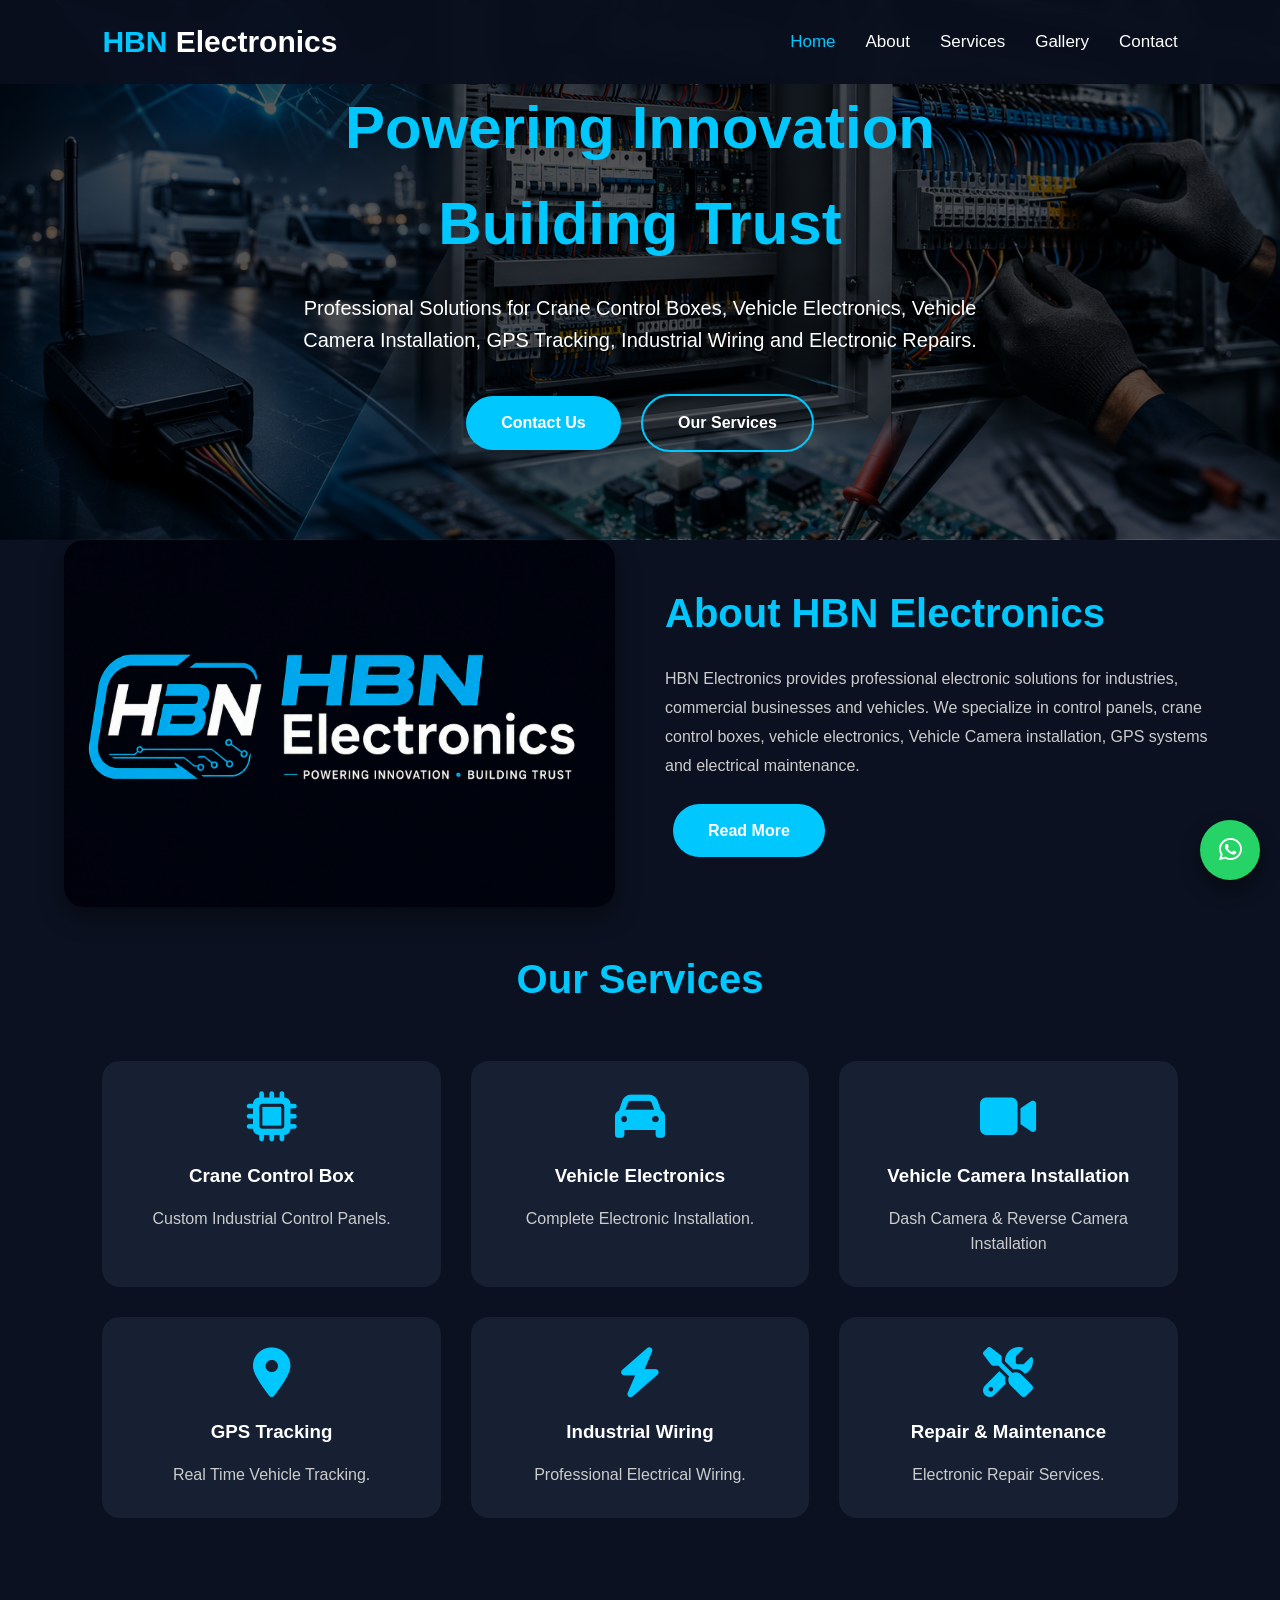
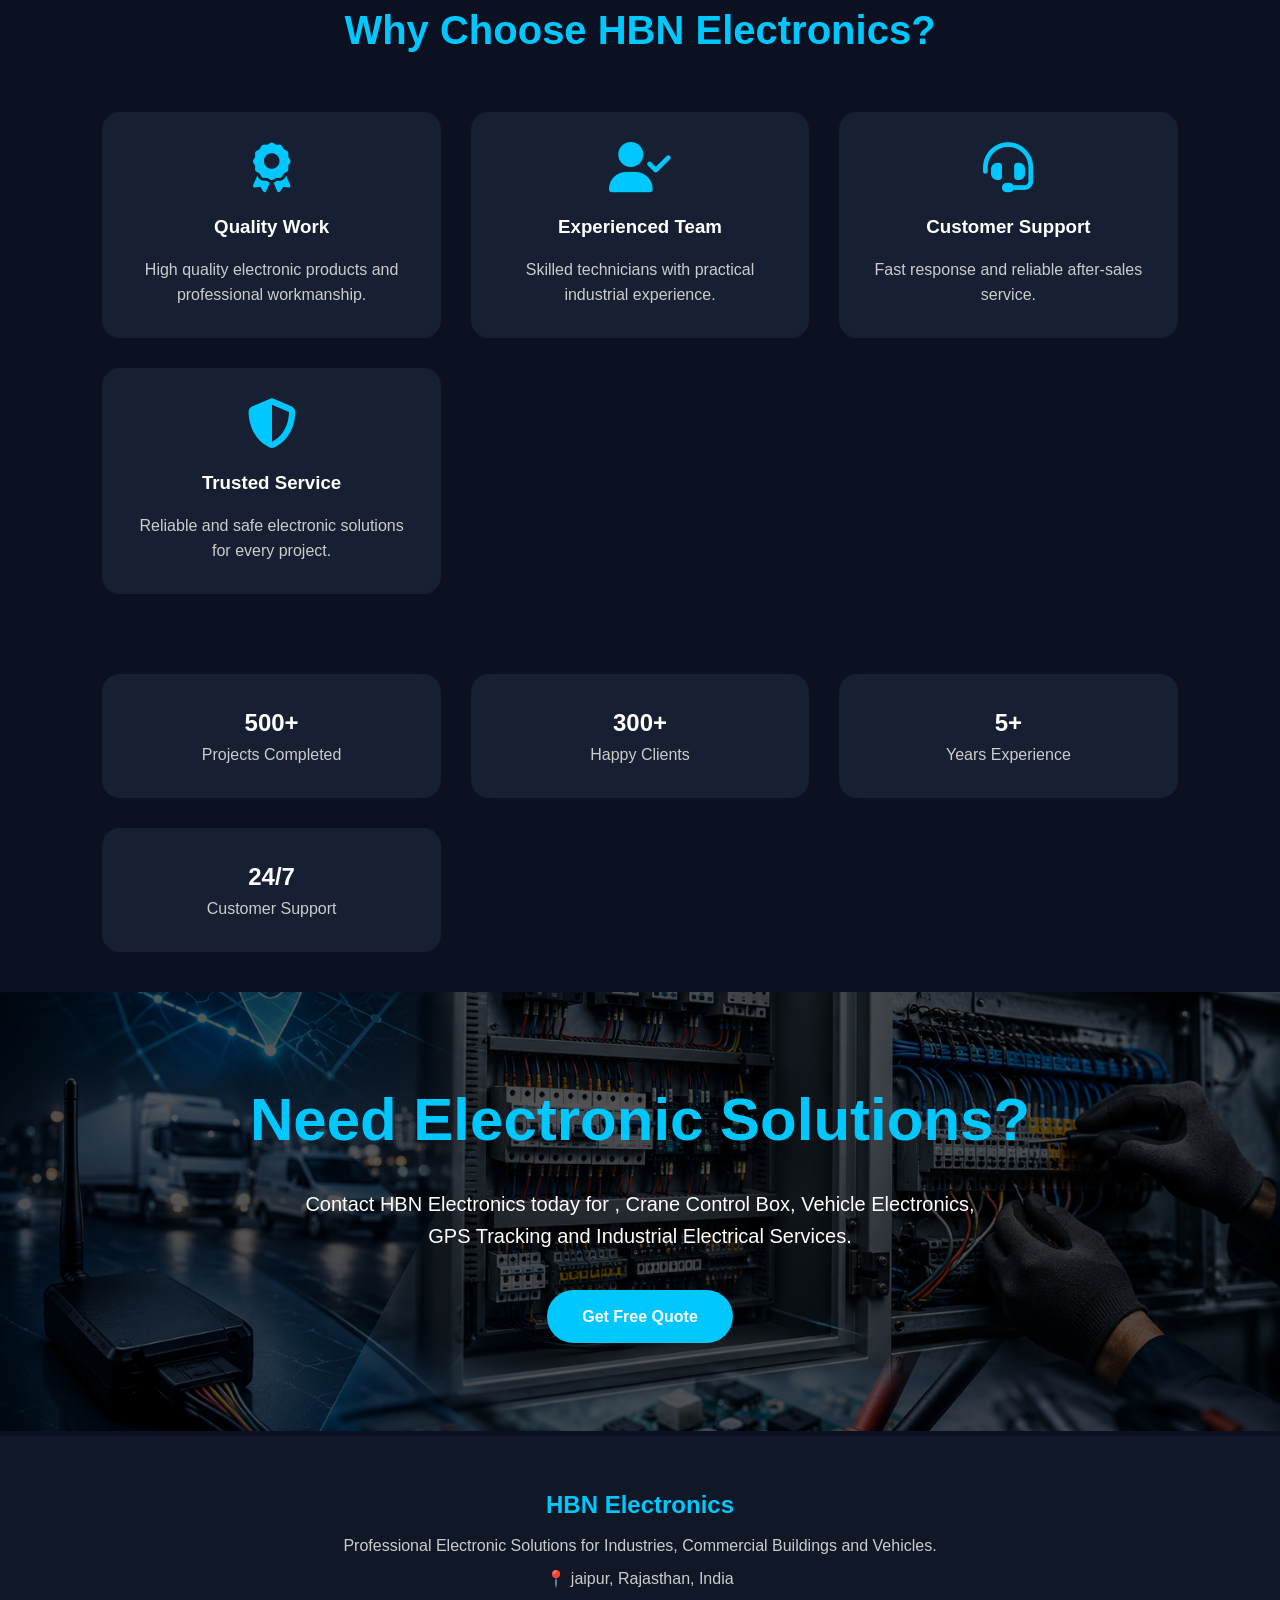
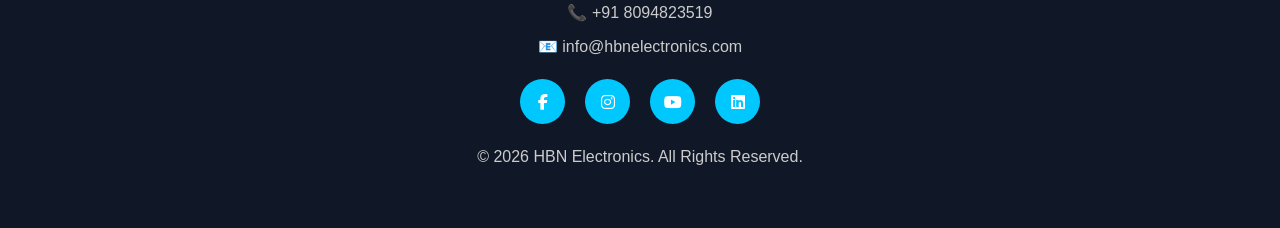
<file: index.html>
<!DOCTYPE html>
<html lang="en">
<head>
<meta charset="UTF-8">
<meta name="viewport" content="width=device-width, initial-scale=1.0">

<title>HBN Electronics | Professional Electronic Solutions</title>

<meta name="description"
content="HBN Electronics - Crane Control Box, Vehicle Electronics, Vehicle Camera Installation, GPS Tracking and Industrial Electronic Solutions.">

<link rel="stylesheet" href="style.css">

<link rel="stylesheet"
href="https://cdnjs.cloudflare.com/ajax/libs/font-awesome/6.5.2/css/all.min.css">

</head>

<body>

<!-- ================= HEADER ================= -->

<header class="header">

<div class="logo">

<a href="index.html">

<span>HBN</span> Electronics

</a>

</div>

<nav class="navbar">

<a href="index.html" class="active">Home</a>

<a href="about.html">About</a>

<a href="service.html">Services</a>

<a href="gallery.html">Gallery</a>

<a href="contact.html">Contact</a>

</nav>

<div class="menu-btn">

<i class="fa-solid fa-bars"></i>

</div>

</header>

<!-- ================= HERO ================= -->

<section class="hero">

<div class="hero-content">

<h1>
Powering Innovation<br>
Building Trust
</h1>

<p>
Professional Solutions for Crane Control Boxes,
Vehicle Electronics, Vehicle Camera Installation,
GPS Tracking, Industrial Wiring
and Electronic Repairs.
</p>

<div class="hero-buttons">
    <a href="contact.html" class="btn">Contact Us</a>
    <a href="service.html" class="btn btn-outline">Our Services</a>
</div>

</div>

</section>

<!-- ================= ABOUT PREVIEW

============= -->

<section class="about-preview">

<div class="container">

<div class="about-image">

<img src="logoo.png" alt="HBN Electronics">

</div>

<div class="about-text">

<h2>

About HBN Electronics

</h2>
<p>

HBN Electronics provides professional electronic solutions for industries, commercial businesses and vehicles.

We specialize in control panels,

crane control boxes,

vehicle electronics,

Vehicle Camera installation,

GPS systems

and electrical maintenance.

</p>

<a href="about.html" class="btn">

Read More

</a>

</div>

</div>

</section>

<!-- ================= SERVICES ================= -->

<section class="services">

<h2 class="section-title">

Our Services

</h2>

<div class="service-container">

<div class="service-box">

<i class="fa-solid fa-microchip"></i>

<h3>

Crane Control Box

</h3>

<p>

Custom Industrial Control Panels.

</p>

</div>

<div class="service-box">

<i class="fa-solid fa-car"></i>

<h3>

Vehicle Electronics

</h3>

<p>

Complete Electronic Installation.

</p>

</div>

<div class="service-box">

<i class="fa-solid fa-video"></i>

<h3>

Vehicle Camera Installation

</h3>

<p>

Dash Camera & Reverse Camera Installation

</p>

</div>

<div class="service-box">

<i class="fa-solid fa-location-dot"></i>

<h3>

GPS Tracking

</h3>

<p>

Real Time Vehicle Tracking.

</p>

</div>

<div class="service-box">

<i class="fa-solid fa-bolt"></i>

<h3>

Industrial Wiring

</h3>

<p>

Professional Electrical Wiring.

</p>

</div>

<div class="service-box">

<i class="fa-solid fa-screwdriver-wrench"></i>

<h3>

Repair & Maintenance

</h3>

<p>

Electronic Repair Services.

</p>

</div>

</div>

</section><!-- ================= WHY CHOOSE US ================= -->

<section class="why-us">

<h2 class="section-title">Why Choose HBN Electronics?</h2>

<div class="service-container">

<div class="service-box">
<i class="fa-solid fa-award"></i>
<h3>Quality Work</h3>
<p>High quality electronic products and professional workmanship.</p>
</div>

<div class="service-box">
<i class="fa-solid fa-user-check"></i>
<h3>Experienced Team</h3>
<p>Skilled technicians with practical industrial experience.</p>
</div>

<div class="service-box">
<i class="fa-solid fa-headset"></i>
<h3>Customer Support</h3>
<p>Fast response and reliable after-sales service.</p>
</div>

<div class="service-box">
<i class="fa-solid fa-shield-halved"></i>
<h3>Trusted Service</h3>
<p>Reliable and safe electronic solutions for every project.</p>
</div>

</div>

</section>

<!-- ================= PROJECT COUNTER ================= -->

<section class="counter">

<div class="service-container">

<div class="service-box">
<h2>500+</h2>
<p>Projects Completed</p>
</div>

<div class="service-box">
<h2>300+</h2>
<p>Happy Clients</p>
</div>

<div class="service-box">
<h2>5+</h2>
<p>Years Experience</p>
</div>

<div class="service-box">
<h2>24/7</h2>
<p>Customer Support</p>
</div>

</div>

</section>

<!-- ================= CALL TO ACTION ================= -->

<section class="hero">

<div class="hero-content">

<h1>Need Electronic Solutions?</h1>

<p>
Contact HBN Electronics today for , Crane Control Box,
Vehicle Electronics, GPS Tracking and Industrial Electrical Services.
</p>

<a href="contact.html" class="btn">
Get Free Quote
</a>

</div>

</section>

<!-- ================= FOOTER ================= -->

<footer>

<div class="footer-content">

<h2>HBN Electronics</h2>

<p>
Professional Electronic Solutions for Industries,
Commercial Buildings and Vehicles.
</p>

<p>

📍 jaipur, Rajasthan, India

</p>

<p>

📞 +91 8094823519

</p>

<p>

📧 info@hbnelectronics.com

</p>

<div class="social">

<a href="#"><i class="fab fa-facebook-f"></i></a>

<a href="#"><i class="fab fa-instagram"></i></a>

<a href="#"><i class="fab fa-youtube"></i></a>

<a href="#"><i class="fab fa-linkedin"></i></a>

</div>

<p style="margin-top:20px;">
© 2026 HBN Electronics. All Rights Reserved.
</p>

</div>

</footer>

<!-- WhatsApp -->

<a
href="https://wa.me/918094823519"
class="whatsapp"
target="_blank">

<i class="fab fa-whatsapp"></i>

</a>

<script src="Script.js"></script>

</body>

</html>
</file>
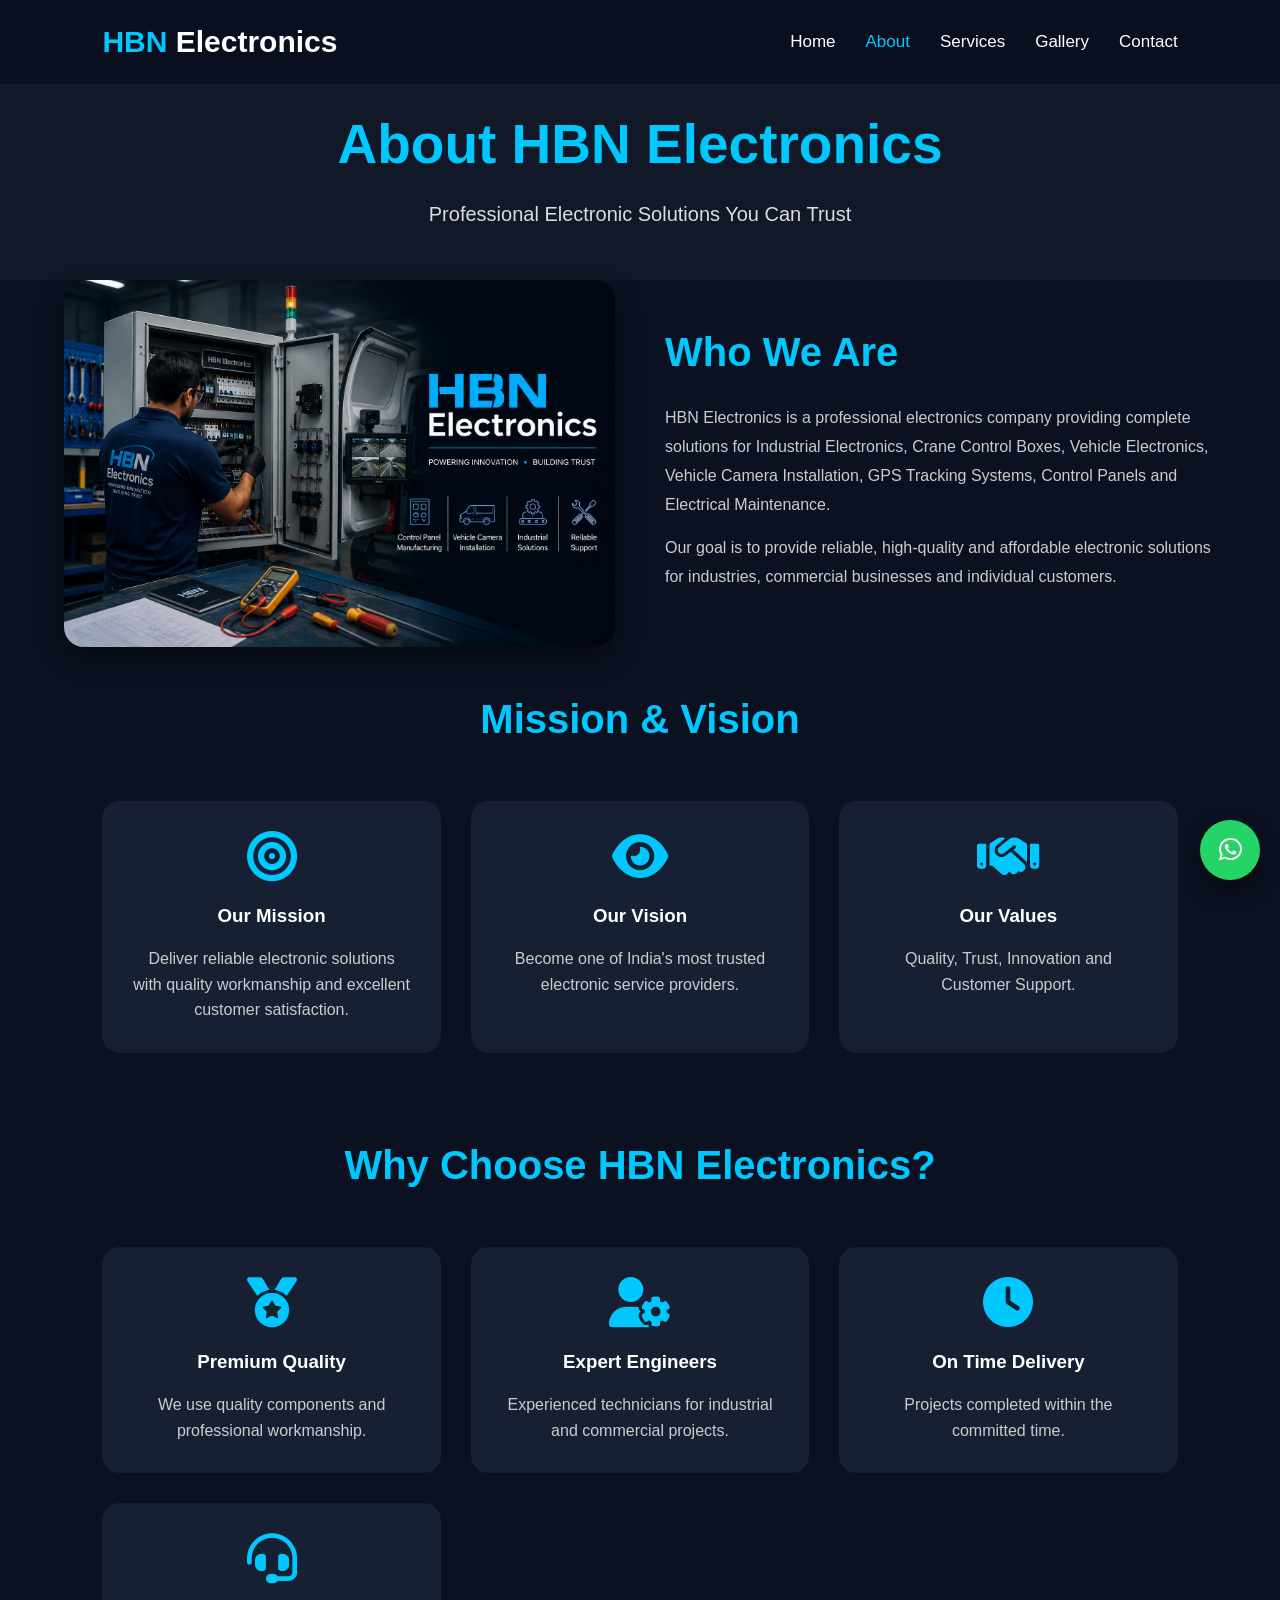
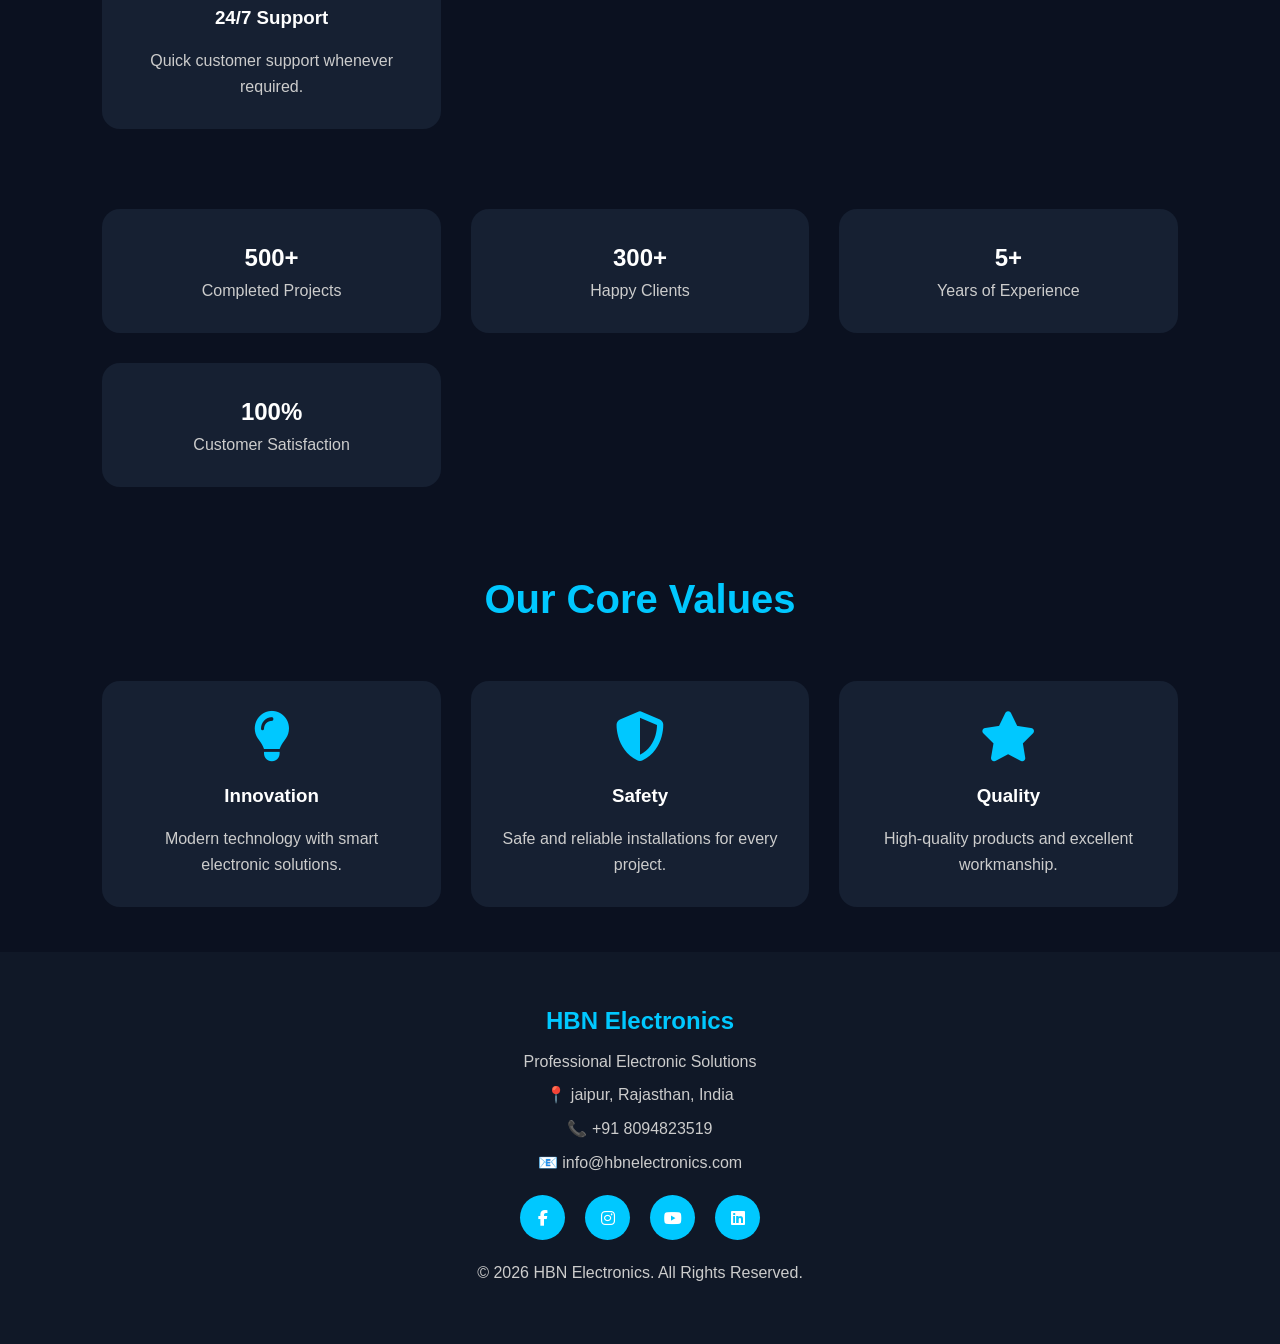
<file: about.html>
<!DOCTYPE html>
<html lang="en">

<head>

<meta charset="UTF-8">

<meta name="viewport" content="width=device-width, initial-scale=1.0">

<title>About Us | HBN Electronics</title>

<link rel="stylesheet" href="style.css">

<link rel="stylesheet"
href="https://cdnjs.cloudflare.com/ajax/libs/font-awesome/6.5.2/css/all.min.css">

</head>

<body>

<!-- Header -->

<header class="header">

<div class="logo">
<a href="index.html"><span>HBN</span> Electronics</a>
</div>

<nav class="navbar">

<a href="index.html">Home</a>

<a href="about.html" class="active">About</a>

<a href="service.html">Services</a>

<a href="gallery.html">Gallery</a>

<a href="contact.html">Contact</a>

</nav>

<div class="menu-btn">
<i class="fa-solid fa-bars"></i>
</div>

</header>

<!-- Hero -->

<section class="page-banner">

<div class="banner-content">

<h1>About HBN Electronics</h1>

<p>

Professional Electronic Solutions You Can Trust

</p>

</div>

</section>

<!-- About -->

<section class="about-page">

<div class="container">

<div class="about-image">

<img src="about.png" alt="About HBN Electronics">

</div>

<div class="about-content">

<h2>

Who We Are

</h2>

<p>

HBN Electronics is a professional electronics company providing complete solutions for Industrial Electronics, Crane Control Boxes, Vehicle Electronics, Vehicle Camera Installation, GPS Tracking Systems, Control Panels and Electrical Maintenance.

</p>

<p>

Our goal is to provide reliable, high-quality and affordable electronic solutions for industries, commercial businesses and individual customers.

</p>

</div>

</div>

</section>

<!-- Mission Vision -->

<section class="services">

<h2 class="section-title">

Mission & Vision

</h2>

<div class="service-container">

<div class="service-box">

<i class="fa-solid fa-bullseye"></i>

<h3>Our Mission</h3>

<p>

Deliver reliable electronic solutions with quality workmanship and excellent customer satisfaction.

</p>

</div>

<div class="service-box">

<i class="fa-solid fa-eye"></i>

<h3>Our Vision</h3>

<p>

Become one of India's most trusted electronic service providers.

</p>

</div>

<div class="service-box">

<i class="fa-solid fa-handshake"></i>

<h3>Our Values</h3>

<p>

Quality, Trust, Innovation and Customer Support.

</p>

</div>

</div>

</section><!-- ================= WHY CHOOSE US ================= -->

<section class="why-us">

<h2 class="section-title">Why Choose HBN Electronics?</h2>

<div class="service-container">

<div class="service-box">
<i class="fa-solid fa-medal"></i>
<h3>Premium Quality</h3>
<p>We use quality components and professional workmanship.</p>
</div>

<div class="service-box">
<i class="fa-solid fa-user-gear"></i>
<h3>Expert Engineers</h3>
<p>Experienced technicians for industrial and commercial projects.</p>
</div>

<div class="service-box">
<i class="fa-solid fa-clock"></i>
<h3>On Time Delivery</h3>
<p>Projects completed within the committed time.</p>
</div>

<div class="service-box">
<i class="fa-solid fa-headset"></i>
<h3>24/7 Support</h3>
<p>Quick customer support whenever required.</p>
</div>

</div>

</section>

<!-- ================= COMPANY STATS ================= -->

<section class="counter">

<div class="service-container">

<div class="service-box">
<h2>500+</h2>
<p>Completed Projects</p>
</div>

<div class="service-box">
<h2>300+</h2>
<p>Happy Clients</p>
</div>

<div class="service-box">
<h2>5+</h2>
<p>Years of Experience</p>
</div>

<div class="service-box">
<h2>100%</h2>
<p>Customer Satisfaction</p>
</div>

</div>

</section>

<!-- ================= OUR VALUES ================= -->

<section class="services">

<h2 class="section-title">Our Core Values</h2>

<div class="service-container">

<div class="service-box">
<i class="fa-solid fa-lightbulb"></i>
<h3>Innovation</h3>
<p>Modern technology with smart electronic solutions.</p>
</div>

<div class="service-box">
<i class="fa-solid fa-shield-halved"></i>
<h3>Safety</h3>
<p>Safe and reliable installations for every project.</p>
</div>

<div class="service-box">
<i class="fa-solid fa-star"></i>
<h3>Quality</h3>
<p>High-quality products and excellent workmanship.</p>
</div>

</div>

</section>

<!-- ================= FOOTER ================= -->

<footer>

<div class="footer-content">

<h2>HBN Electronics</h2>

<p>
Professional Electronic Solutions
</p>

<p>📍 jaipur, Rajasthan, India</p>

<p>📞 +91 8094823519</p>

<p>📧 info@hbnelectronics.com</p>

<div class="social">

<a href="#"><i class="fab fa-facebook-f"></i></a>

<a href="#"><i class="fab fa-instagram"></i></a>

<a href="#"><i class="fab fa-youtube"></i></a>

<a href="#"><i class="fab fa-linkedin"></i></a>

</div>

<p style="margin-top:20px;">
© 2026 HBN Electronics. All Rights Reserved.
</p>

</div>

</footer>

<!-- WhatsApp Button -->

<a href="https://wa.me/918094823519"
class="whatsapp"
target="_blank">

<i class="fab fa-whatsapp"></i>

</a>

<script src="Script.js"></script>

</body>

</html>
</file>
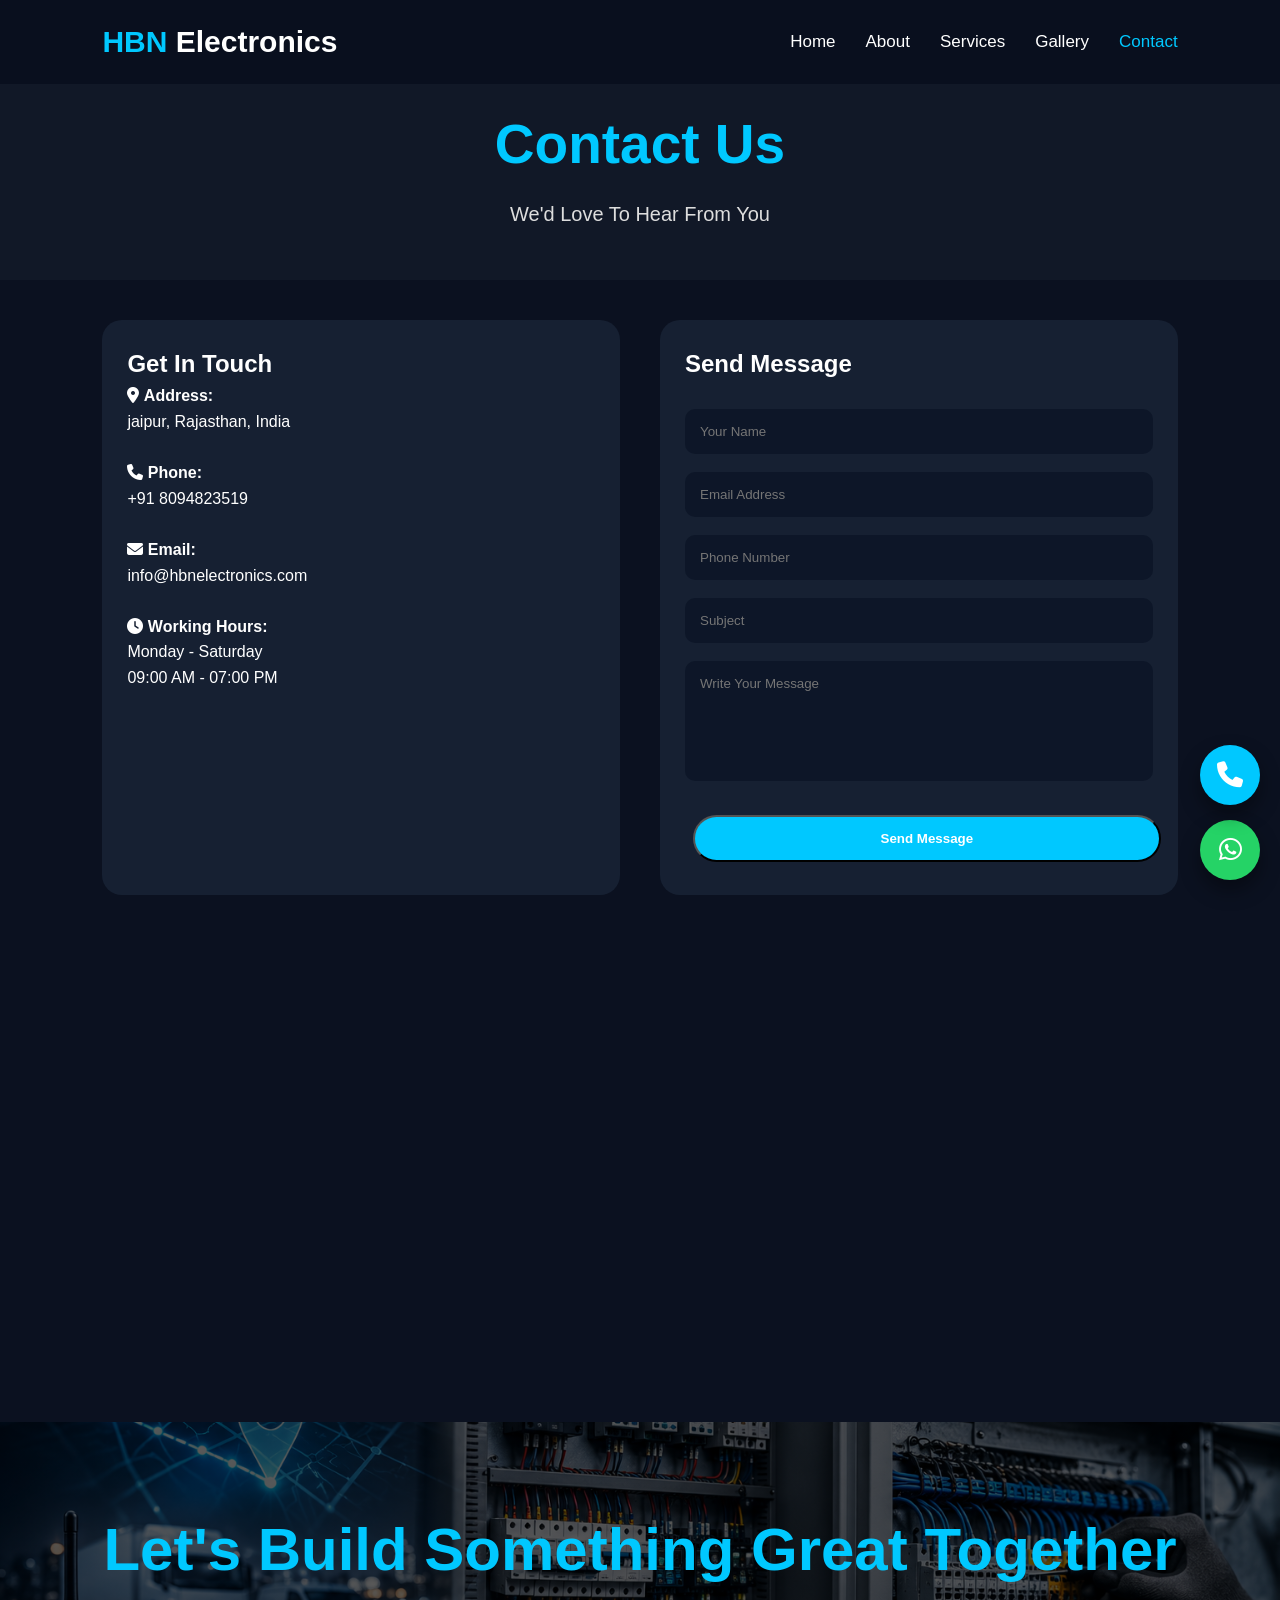
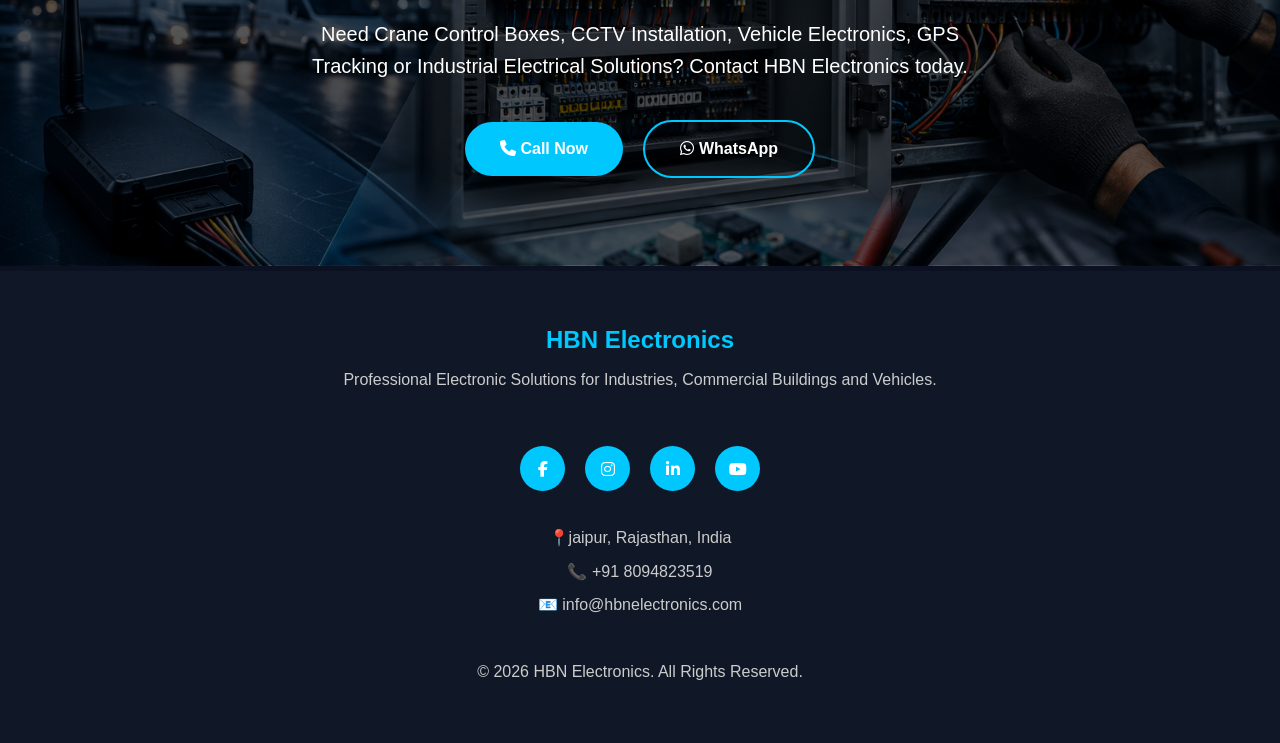
<file: contact.html>
<!DOCTYPE html>
<html lang="en">

<head>

<meta charset="UTF-8">

<meta name="viewport" content="width=device-width, initial-scale=1.0">

<title>Contact Us | HBN Electronics</title>

<link rel="stylesheet" href="style.css">

<link rel="stylesheet"
href="https://cdnjs.cloudflare.com/ajax/libs/font-awesome/6.5.2/css/all.min.css">

</head>

<body>

<!-- Header -->

<header class="header">

<div class="logo">
<a href="index.html"><span>HBN</span> Electronics</a>
</div>

<nav class="navbar">

<a href="index.html">Home</a>

<a href="about.html">About</a>

<a href="service.html">Services</a>

<a href="gallery.html">Gallery</a>

<a href="contact.html" class="active">Contact</a>

</nav>

<div class="menu-btn">
<i class="fa-solid fa-bars"></i>
</div>

</header>

<!-- Banner -->

<section class="page-banner">

<div class="banner-content">

<h1>Contact Us</h1>

<p>

We'd Love To Hear From You

</p>

</div>

</section>

<!-- Contact -->

<section class="contact">

<div class="contact-box">

<h2>Get In Touch</h2>

<p>

<i class="fa-solid fa-location-dot"></i>

<strong>Address:</strong><br>

jaipur, Rajasthan, India

</p>

<br>

<p>

<i class="fa-solid fa-phone"></i>

<strong>Phone:</strong><br>

+91 8094823519

</p>

<br>

<p>

<i class="fa-solid fa-envelope"></i>

<strong>Email:</strong><br>

info@hbnelectronics.com

</p>

<br>

<p>

<i class="fa-solid fa-clock"></i>

<strong>Working Hours:</strong><br>

Monday - Saturday<br>

09:00 AM - 07:00 PM

</p>

</div>

<div class="contact-form">

<h2>Send Message</h2>
  <br>

<form>

<input
type="text"
placeholder="Your Name"
required>

<input
type="email"
placeholder="Email Address"
required>

<input
type="tel"
placeholder="Phone Number"
required>

<input
type="text"
placeholder="Subject">

<textarea
placeholder="Write Your Message"
rows="6"
required></textarea>

<button
type="submit"
class="btn">

Send Message

</button>

</form>

</div>

</section>

<!-- Google Map -->

<section class="map">

<iframe
src="https://www.google.com/maps?q=Rajasthan&output=embed"
loading="lazy">
</iframe>

</section><!-- ================= CALL TO ACTION ================= -->

<section class="hero">

<div class="hero-content">

<h1>Let's Build Something Great Together</h1>

<p>

Need Crane Control Boxes, CCTV Installation, Vehicle Electronics,
GPS Tracking or Industrial Electrical Solutions?

Contact HBN Electronics today.

</p>

<div class="hero-buttons">

<a href="tel:+918094823519" class="btn">

<i class="fa-solid fa-phone"></i>

Call Now

</a>

<a href="https://wa.me/8094823519"
target="_blank"
class="btn btn-outline">

<i class="fab fa-whatsapp"></i>

WhatsApp

</a>

</div>

</div>

</section>

<!-- ================= FOOTER ================= -->

<footer>

<div class="footer-content">

<h2>HBN Electronics</h2>

<p>

Professional Electronic Solutions for Industries,
Commercial Buildings and Vehicles.

</p>

<br>

<div class="social">

<a href="#"><i class="fab fa-facebook-f"></i></a>

<a href="#"><i class="fab fa-instagram"></i></a>

<a href="#"><i class="fab fa-linkedin-in"></i></a>

<a href="#"><i class="fab fa-youtube"></i></a>

</div>

<br>

<p>

📍jaipur, Rajasthan, India

</p>

<p>

📞 +91 8094823519

</p>

<p>

📧 info@hbnelectronics.com

</p>

<br>

<p>

© 2026 HBN Electronics. All Rights Reserved.

</p>

</div>

</footer>

<!-- ================= FLOATING BUTTONS ================= -->

<a href="https://wa.me/918094823519"
class="whatsapp"
target="_blank">

<i class="fab fa-whatsapp"></i>

</a>

<a href="tel:+918094823519"
class="call-btn">

<i class="fa-solid fa-phone"></i>

</a>

<!-- ================= SCRIPT ================= -->

<script src="Script.js"></script>

</body>

</html>
</file>
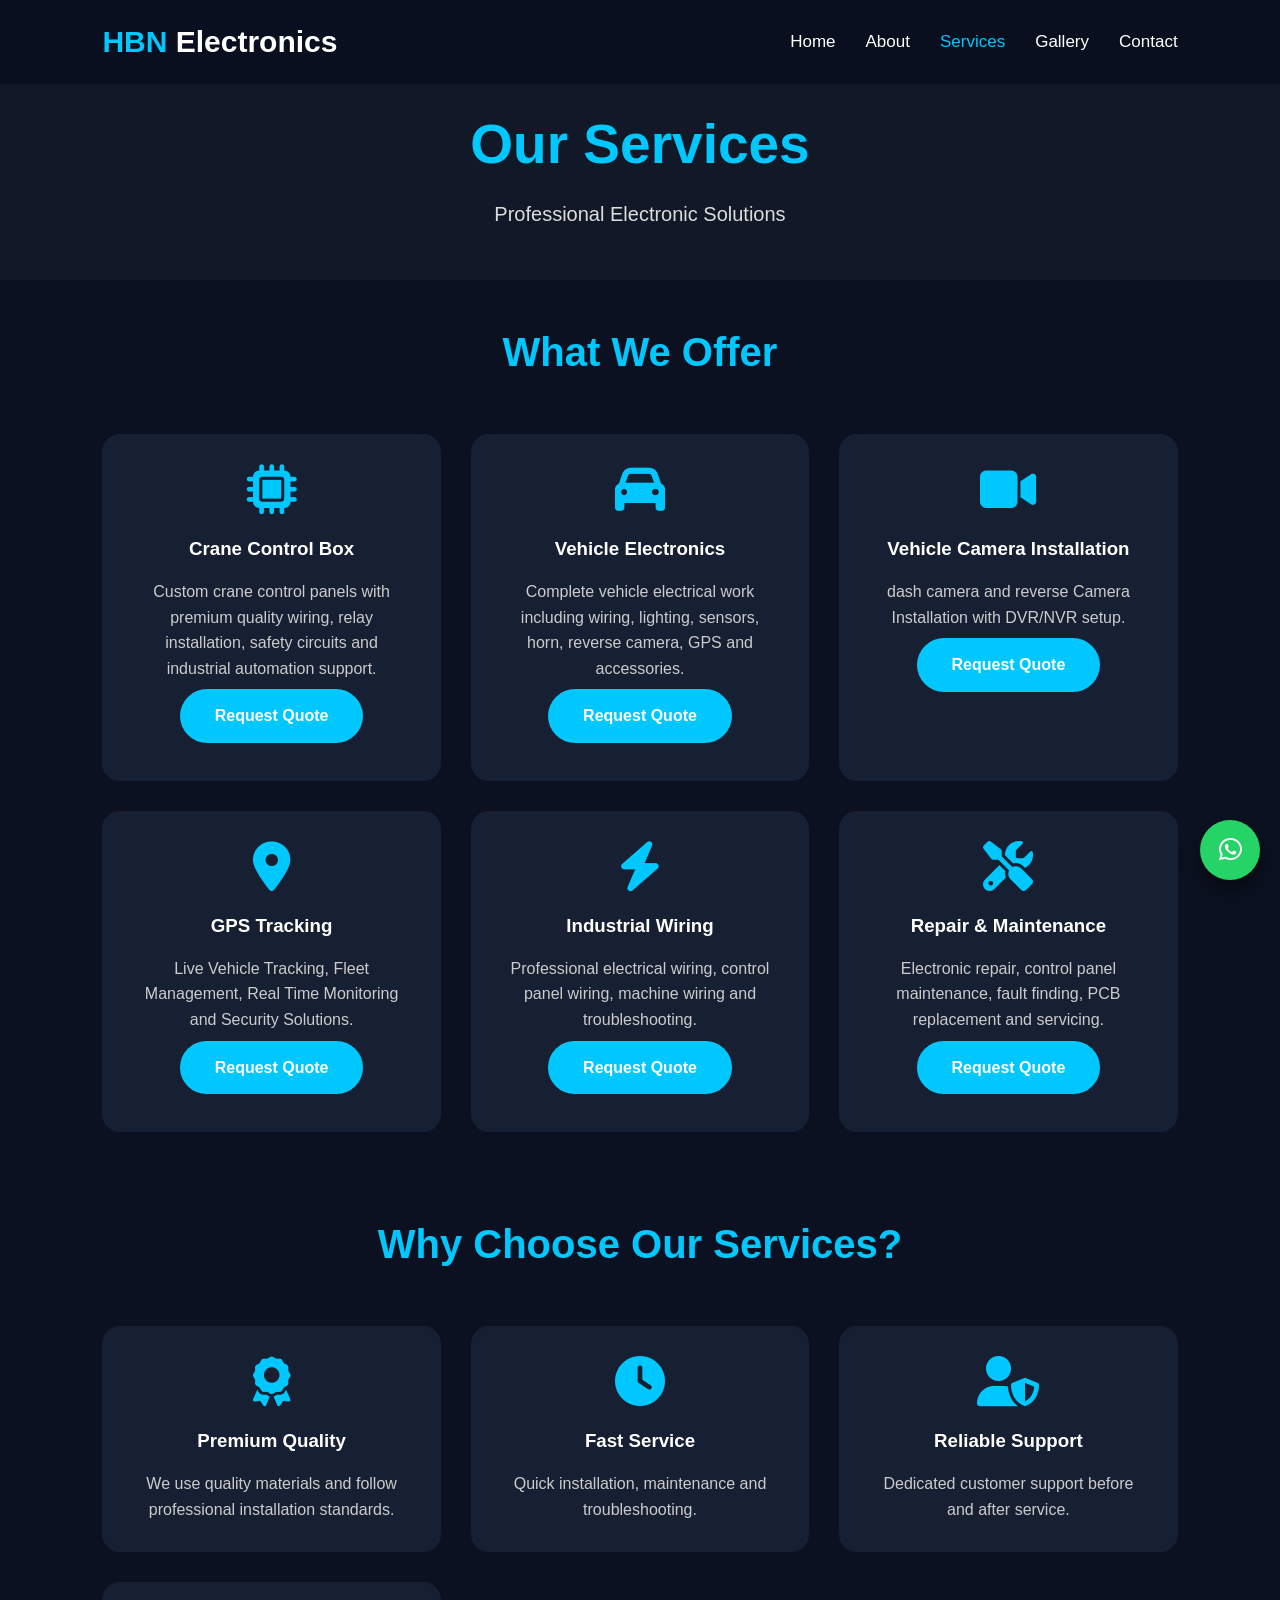
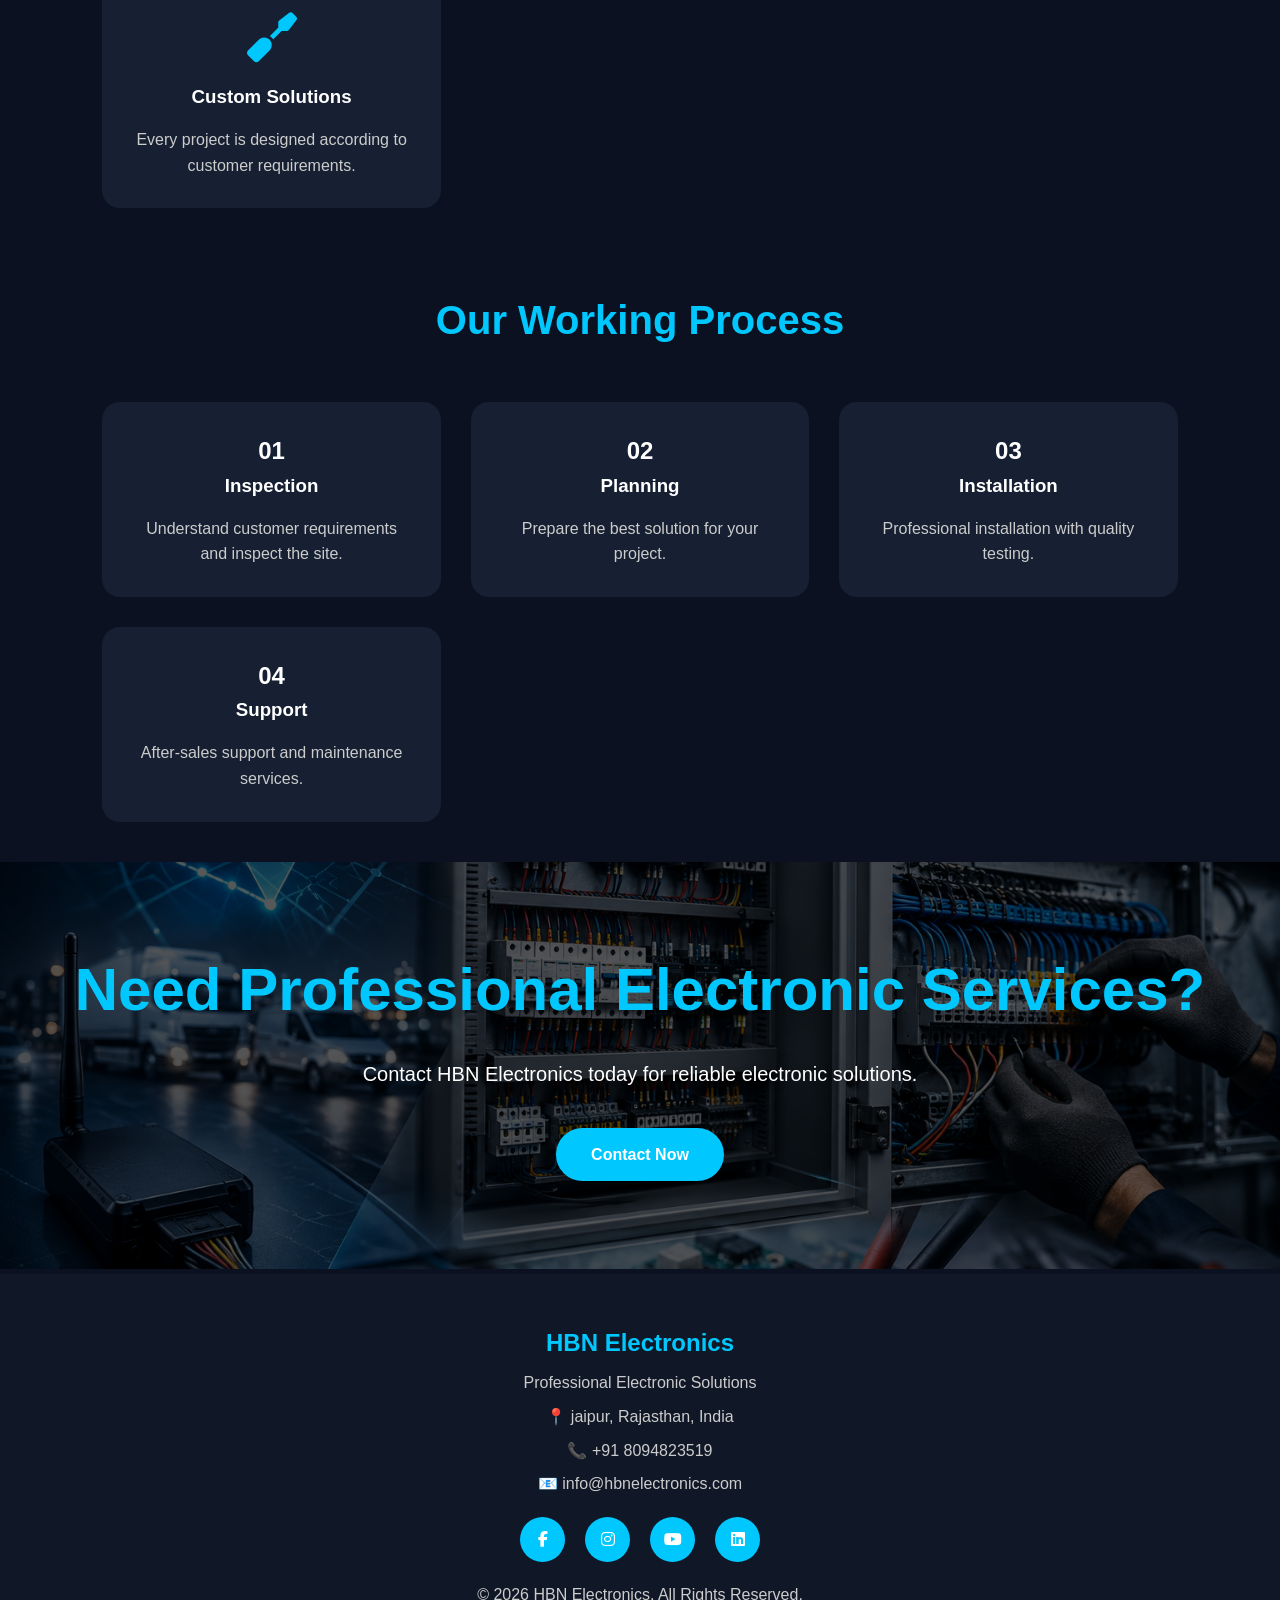
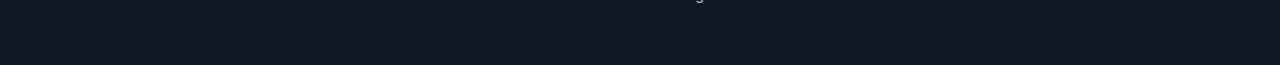
<file: service.html>
<!DOCTYPE html>
<html lang="en">

<head>

<meta charset="UTF-8">

<meta name="viewport" content="width=device-width, initial-scale=1.0">

<title>Services | HBN Electronics</title>

<link rel="stylesheet" href="style.css">

<link rel="stylesheet"
href="https://cdnjs.cloudflare.com/ajax/libs/font-awesome/6.5.2/css/all.min.css">

</head>

<body>

<!-- Header -->

<header class="header">

<div class="logo">
<a href="Index.html"><span>HBN</span> Electronics</a>
</div>

<nav class="navbar">

<a href="index.html">Home</a>

<a href="about.html">About</a>

<a href="service.html" class="active">Services</a>

<a href="gallery.html">Gallery</a>

<a href="contact.html">Contact</a>

</nav>

<div class="menu-btn">

<i class="fa-solid fa-bars"></i>

</div>

</header>

<!-- Banner -->

<section class="page-banner">

<div class="banner-content">

<h1>Our Services</h1>

<p>Professional Electronic Solutions</p>

</div>

</section>

<!-- Services -->

<section class="services">

<h2 class="section-title">

What We Offer

</h2>

<div class="service-container">

<div class="service-box">

<i class="fa-solid fa-microchip"></i>

<h3>Crane Control Box</h3>

<p>

Custom crane control panels with premium quality wiring,
relay installation, safety circuits and industrial automation support.

</p>

<a href="contact.html" class="btn">

Request Quote

</a>

</div>

<div class="service-box">

<i class="fa-solid fa-car"></i>

<h3>Vehicle Electronics</h3>

<p>

Complete vehicle electrical work including wiring,
lighting, sensors,
horn,
reverse camera,
GPS and accessories.

</p>

<a href="contact.html" class="btn">

Request Quote

</a>

</div>

<div class="service-box">

<i class="fa-solid fa-video"></i>

<h3>Vehicle Camera Installation</h3>

<p>

dash
camera
and
reverse Camera Installation
with DVR/NVR setup.

</p>

<a href="contact.html" class="btn">

Request Quote

</a>

</div>

<div class="service-box">

<i class="fa-solid fa-location-dot"></i>

<h3>GPS Tracking</h3>

<p>

Live Vehicle Tracking,
Fleet Management,
Real Time Monitoring
and Security Solutions.

</p>

<a href="contact.html" class="btn">

Request Quote

</a>

</div>

<div class="service-box">

<i class="fa-solid fa-bolt"></i>

<h3>Industrial Wiring</h3>

<p>

Professional electrical wiring,
control panel wiring,
machine wiring and troubleshooting.

</p>

<a href="contact.html" class="btn">

Request Quote

</a>

</div>

<div class="service-box">

<i class="fa-solid fa-screwdriver-wrench"></i>

<h3>Repair & Maintenance</h3>

<p>

Electronic repair,
control panel maintenance,
fault finding,
PCB replacement and servicing.

</p>

<a href="contact.html" class="btn">

Request Quote

</a>

</div>

</div>

</section><!-- ================= WHY CHOOSE OUR SERVICES ================= -->

<section class="why-us">

<h2 class="section-title">Why Choose Our Services?</h2>

<div class="service-container">

<div class="service-box">
<i class="fa-solid fa-award"></i>
<h3>Premium Quality</h3>
<p>We use quality materials and follow professional installation standards.</p>
</div>

<div class="service-box">
<i class="fa-solid fa-clock"></i>
<h3>Fast Service</h3>
<p>Quick installation, maintenance and troubleshooting.</p>
</div>

<div class="service-box">
<i class="fa-solid fa-user-shield"></i>
<h3>Reliable Support</h3>
<p>Dedicated customer support before and after service.</p>
</div>

<div class="service-box">
<i class="fa-solid fa-screwdriver"></i>
<h3>Custom Solutions</h3>
<p>Every project is designed according to customer requirements.</p>
</div>

</div>

</section>

<!-- ================= SERVICE PROCESS ================= -->

<section class="counter service-counter">

<h2 class="section-title">Our Working Process</h2>

<div class="service-container">

<div class="service-box">
<h2>01</h2>
<h3>Inspection</h3>
<p>Understand customer requirements and inspect the site.</p>
</div>

<div class="service-box">
<h2>02</h2>
<h3>Planning</h3>
<p>Prepare the best solution for your project.</p>
</div>

<div class="service-box">
<h2>03</h2>
<h3>Installation</h3>
<p>Professional installation with quality testing.</p>
</div>

<div class="service-box">
<h2>04</h2>
<h3>Support</h3>
<p>After-sales support and maintenance services.</p>
</div>

</div>

</section>

<!-- ================= CALL TO ACTION ================= -->

<section class="hero">

<div class="hero-content">

<h1>Need Professional Electronic Services?</h1>

<p>

Contact HBN Electronics today for reliable electronic solutions.

</p>

<a href="contact.html" class="btn">

Contact Now

</a>

</div>

</section>

<!-- ================= FOOTER ================= -->

<footer>

<div class="footer-content">

<h2>HBN Electronics</h2>

<p>Professional Electronic Solutions</p>

<p>📍 jaipur, Rajasthan, India</p>

<p>📞 +91 8094823519</p>

<p>📧 info@hbnelectronics.com</p>

<div class="social">

<a href="#"><i class="fab fa-facebook-f"></i></a>

<a href="#"><i class="fab fa-instagram"></i></a>

<a href="#"><i class="fab fa-youtube"></i></a>

<a href="#"><i class="fab fa-linkedin"></i></a>

</div>

<p style="margin-top:20px;">
© 2026 HBN Electronics. All Rights Reserved.
</p>

</div>

</footer>

<!-- WhatsApp Floating Button -->

<a href="https://wa.me/918094823519"
class="whatsapp"
target="_blank">

<i class="fab fa-whatsapp"></i>

</a>

<script src="Script.js"></script>

</body>
</html>
</file>
<file: style.css>
/* ===========================
   HBN Electronics
   style.css
=========================== */

*{
margin:0;
padding:0;
box-sizing:border-box;
font-family:'Segoe UI',sans-serif;
scroll-behavior:smooth;
}

body{
background:#0b1120;
color:#fff;
line-height:1.6;
overflow-x:hidden;
}

img{
max-width:100%;
display:block;
}

a{
text-decoration:none;
color:#fff;
transition:.3s;
}

ul{
list-style:none;
}

.container{
width:90%;
max-width:1200px;
margin:auto;
}

/* Header */

.header{
position:fixed;
top:0;
left:0;
width:100%;
padding:18px 8%;
display:flex;
justify-content:space-between;
align-items:center;
background:rgba(10,15,30,.95);
backdrop-filter:blur(10px);
z-index:1000;
}

.header.sticky{
box-shadow:0 5px 20px rgba(0,0,0,.5);
}

.logo a{
font-size:30px;
font-weight:bold;
color:#fff;
}

.logo span{
color:#00c8ff;
}

.navbar{
display:flex;
gap:30px;
}

.navbar a{
font-size:17px;
position:relative;
}

.navbar a:hover,
.navbar a.active{
color:#00c8ff;
}

.menu-btn{
display:none;
font-size:28px;
cursor:pointer;
}

/* Hero */

.hero{
min-height:40vh;
display:flex;
align-items:center;
justify-content:center;
text-align:center;
padding:80px 10px;
background:linear-gradient(rgba(0,0,0,.65),rgba(0,0,0,.65)),
url("hero.png");
background-size:cover;
background-position:center;
}

.hero-content h1{
font-size:60px;
margin-bottom:20px;
color:#00c8ff;
}

.hero-content p{
font-size:20px;
max-width:700px;
margin:auto;
margin-bottom:30px;
}

.btn{
display:inline-block;
padding:14px 35px;
background:#00c8ff;
border-radius:40px;
color:#fff;
font-weight:bold;
margin:8px;
transition:.3s;
}

.btn:hover{
background:#0099cc;
transform:translateY(-4px);
}

.btn-outline{
background:transparent;
border:2px solid #00c8ff;
}

/* Banner */

.page-banner{
padding:100px 20px 50px;
text-align:center;
background:#111827;
}

.banner-content h1{
font-size:55px;
color:#00c8ff;
margin-bottom:10px;
}

.banner-content p{
font-size:20px;
color:#ddd;
}

/* Sections */

section{
padding:40px 8%;
}

.section-title{
text-align:center;
font-size:40px;
margin-bottom:50px;
color:#00c8ff;
}

/* Cards */

.service-container{
display:grid;
grid-template-columns:repeat(auto-fit,minmax(280px,1fr));
gap:30px;
}

.service-box{
background:#162032;
padding:30px;
border-radius:18px;
text-align:center;
transition:.3s;
}

.service-box:hover{
transform:translateY(-10px);
box-shadow:0 10px 30px rgba(0,200,255,.25);
}

.service-box i{
font-size:50px;
color:#00c8ff;
margin-bottom:20px;
}

.service-box h3{
margin-bottom:15px;
}

.service-box p{
color:#ccc;
}/* ===========================
   ABOUT
=========================== */

.about-preview,
.about-page{
padding:0px 0%;
}

.about-preview .container,
.about-page .container{
display:grid;
grid-template-columns:repeat(auto-fit,minmax(320px,1fr));
gap:50px;
align-items:center;
}

.about-image img{
width:100%;
border-radius:20px;
box-shadow:0 10px 25px rgba(0,0,0,.4);
}

.about-content h2,
.about-text h2{
font-size:40px;
color:#00c8ff;
margin-bottom:20px;
}

.about-content p,
.about-text p{
color:#ccc;
margin-bottom:15px;
line-height:1.8;
}

/* ===========================
   GALLERY
=========================== */

.gallery-container{
display:grid;
grid-template-columns:repeat(auto-fit,minmax(300px,1fr));
gap:25px;
}

.gallery-box{
position:relative;
overflow:hidden;
border-radius:18px;
cursor:pointer;
}

.gallery-box img{
width:100%;
height:260px;
object-fit:cover;
transition:.4s;
}

.gallery-box:hover img{
transform:scale(1.08);
}

.gallery-info{
position:absolute;
left:0;
bottom:0;
width:100%;
padding:20px;
background:linear-gradient(transparent,#000);
color:#fff;
}

/* ===========================
   CONTACT
=========================== */

.contact{
display:grid;
grid-template-columns:repeat(auto-fit,minmax(300px,1fr));
gap:40px;
}

.contact-box,
.contact-form{
background:#162032;
padding:25px;
border-radius:20px;
}

.contact-form input,
.contact-form textarea{
width:100%;
padding:15px;
margin-bottom:18px;
background:#0d1628;
border:none;
border-radius:10px;
color:#fff;
}

.contact-form textarea{
resize:none;
}

.contact-form button{
width:100%;
}

.map iframe{
width:100%;
height:400px;
border:none;
border-radius:20px;
}

/* ===========================
   FOOTER
=========================== */

footer{
background:#101827;
padding:50px 20px;
text-align:center;
margin-top:5px;
}

.footer-content h2{
color:#00c8ff;
margin-bottom:0px;
}

.footer-content p{
color:#ccc;
margin:8px 0;
}

.social{
display:flex;
justify-content:center;
gap:20px;
margin-top:20px;
}

.social a{
width:45px;
height:45px;
display:flex;
justify-content:center;
align-items:center;
background:#00c8ff;
border-radius:50%;
color:#fff;
transition:.3s;
}

.social a:hover{
transform:translateY(-5px);
}

/* ===========================
   WHATSAPP BUTTON
=========================== */

.whatsapp,
.call-btn{
position:fixed;
right:20px;
width:60px;
height:60px;
border-radius:50%;
display:flex;
justify-content:center;
align-items:center;
color:#fff;
font-size:26px;
z-index:999;
box-shadow:0 10px 20px rgba(0,0,0,.4);
}

.whatsapp{
bottom:20px;
background:#25D366;
}

.call-btn{
bottom:95px;
background:#00c8ff;
}

/* ===========================
   LIGHTBOX
=========================== */

.lightbox{
display:none;
position:fixed;
left:0;
top:0;
width:100%;
height:100%;
background:rgba(0,0,0,.9);
justify-content:center;
align-items:center;
z-index:9999;
}

.lightbox img{
max-width:90%;
max-height:90%;
border-radius:12px;
}

.close{
position:absolute;
top:20px;
right:30px;
font-size:45px;
cursor:pointer;
color:#fff;
}

/* ===========================
   SCROLL ANIMATION
=========================== */

.service-box,
.gallery-box,
.about-content,
.contact-box{
opacity:0;
transform:translateY(40px);
transition:.8s;
}

.show{
opacity:1;
transform:translateY(0);
}

/* ===========================
   MOBILE
=========================== */

@media(max-width:768px){

.header{
padding:15px 20px;
}

.menu-btn{
display:block;
}

.navbar{
display:none;
position:absolute;
top:80px;
left:0;
width:100%;
background:#111827;
flex-direction:column;
text-align:center;
padding:20px 0;
}

.navbar.active{
display:flex;
}

.hero-content h1{
font-size:38px;
}

.hero-content p{
font-size:16px;
}

.banner-content h1{
font-size:38px;
}

.section-title{
font-size:32px;
}

.whatsapp,
.call-btn{
width:50px;
height:50px;
font-size:22px;
}

}
</file>
